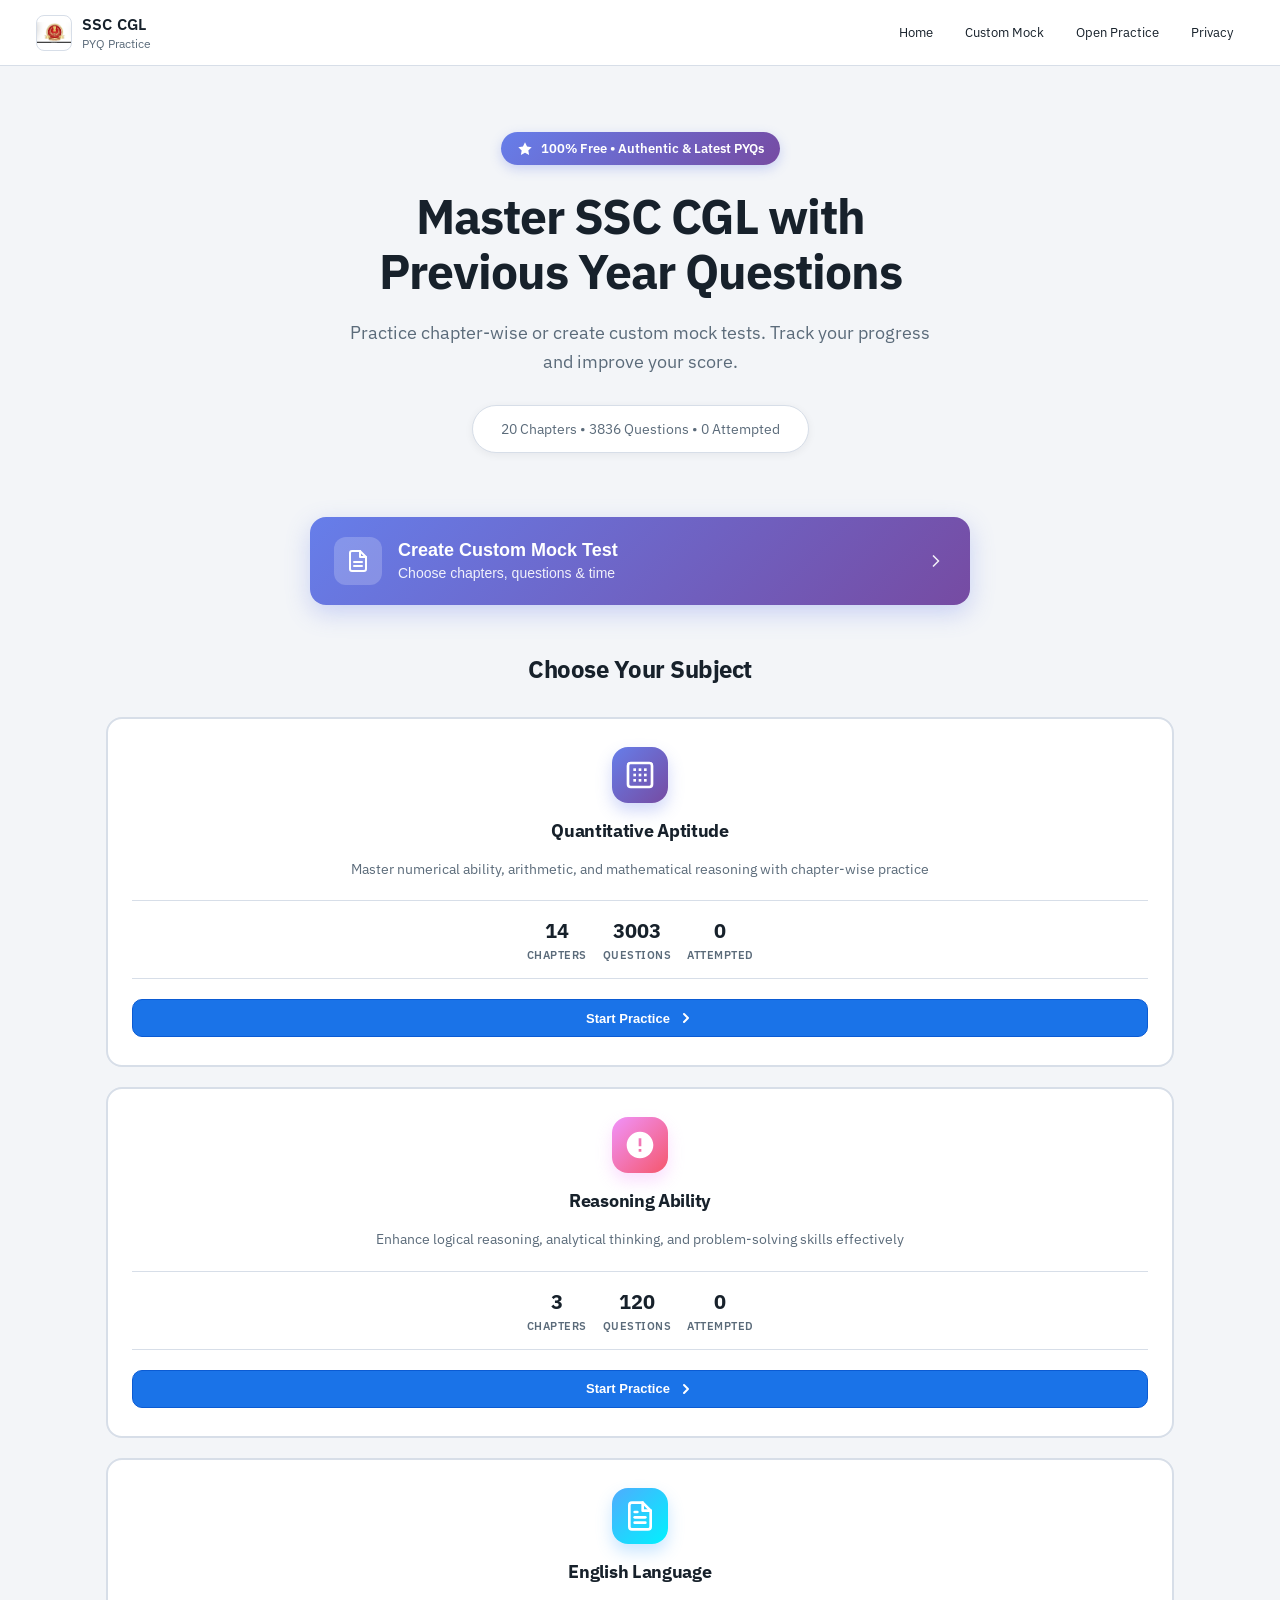
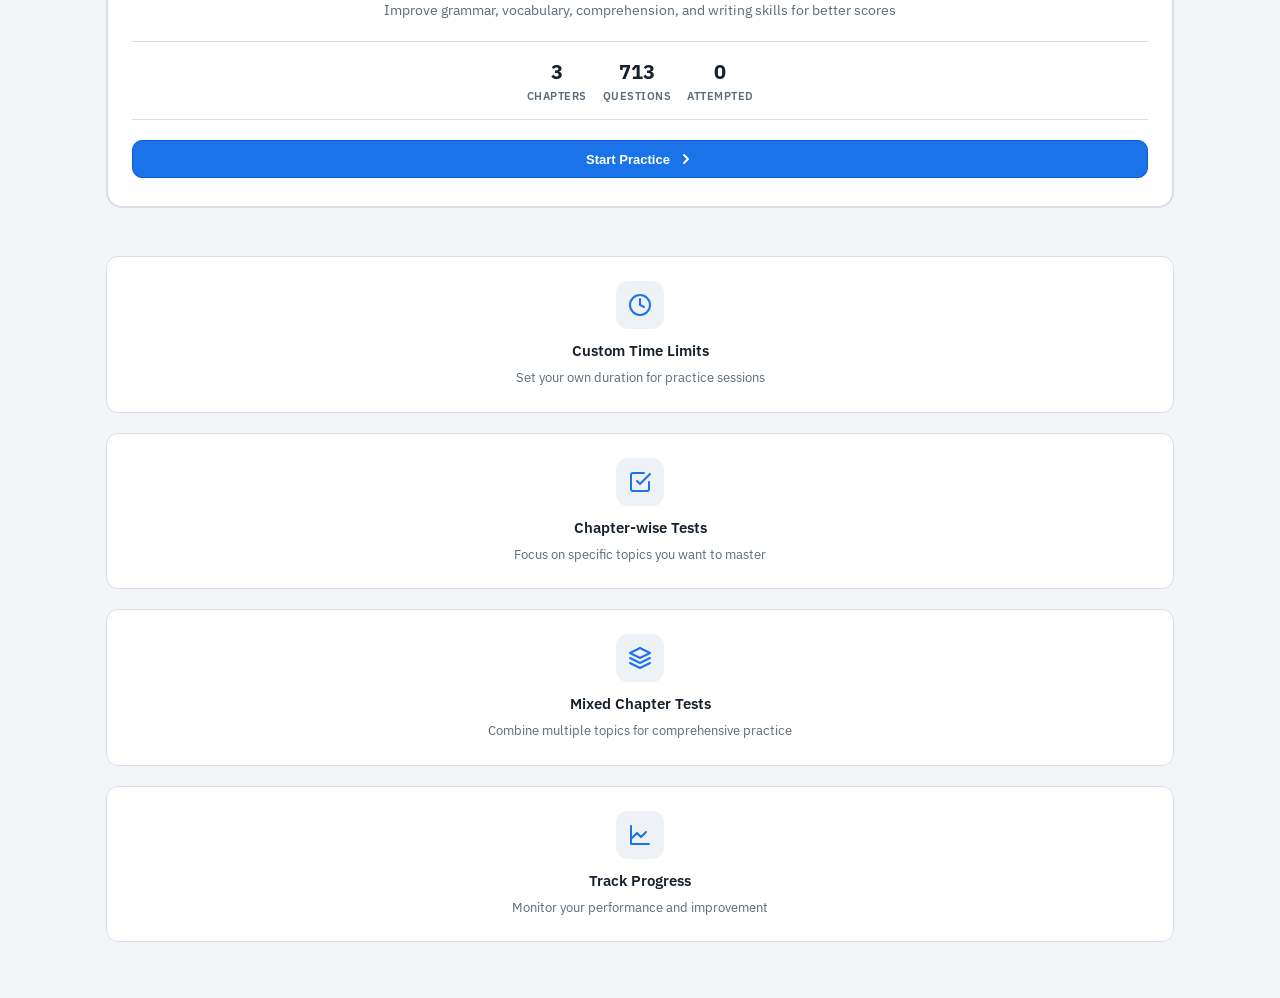
<file: index.html>
<!doctype html>
<html lang="en">
  <head>
    <meta charset="UTF-8" />
    <meta name="viewport" content="width=device-width, initial-scale=1.0, maximum-scale=5.0, user-scalable=yes" />
    
    <title>SSC CGL PYQs & Chapter Wise Mock Tests Practice</title>
    <meta name="title" content="SSC CGL PYQs & Chapter Wise Mock Tests Practice" />
    <meta name="description" content="Master your exam with free SSC CGL PYQs and chapter-wise mock tests. Customize your practice with mixed topics, set your own time limit, and improve your score today." />
    <meta name="robots" content="index, follow" />
    <meta name="author" content="SSC CGL Practice" />
    
    <meta property="og:type" content="website" />
    <meta property="og:url" content="https://yourwebsite.com/" />
    <meta property="og:title" content="SSC CGL PYQs & Chapter Wise Mock Tests" />
    <meta property="og:description" content="Design perfect practice sessions with authentic SSC Previous Year Questions. Set custom times, pick chapters, and track your accuracy." />
    <meta property="og:image" content="./assets/ssc_logo.jpg" />

    <meta property="twitter:card" content="summary_large_image" />
    <meta property="twitter:url" content="https://yourwebsite.com/" />
    <meta property="twitter:title" content="SSC CGL PYQs & Chapter Wise Mock Tests" />
    <meta property="twitter:description" content="Design perfect practice sessions with authentic SSC Previous Year Questions. Set custom times, pick chapters, and track your accuracy." />
    <meta property="twitter:image" content="./assets/ssc_logo.jpg" />

    <link rel="icon" type="image/jpeg" href="./assets/ssc_logo.jpg" />
    <link rel="apple-touch-icon" href="./assets/ssc_logo.jpg" />
    <link rel="manifest" href="./manifest.json" />
    <meta name="theme-color" content="#1e40af" />
    
    <link rel="preconnect" href="https://fonts.googleapis.com" />
    <link rel="preconnect" href="https://fonts.gstatic.com" crossorigin />
    <link href="https://fonts.googleapis.com/css2?family=IBM+Plex+Sans:wght@400;500;600&display=swap" rel="stylesheet" />
    <link rel="stylesheet" href="./styles.css" />

    <script type="application/ld+json">
    {
      "@context": "https://schema.org",
      "@type": "WebApplication",
      "name": "SSC CGL PYQ Practice App",
      "description": "Free platform to practice SSC CGL Previous Year Questions (PYQs) with custom chapter-wise mock tests and mixed topic quizzes.",
      "applicationCategory": "EducationalApplication",
      "operatingSystem": "All",
      "offers": {
        "@type": "Offer",
        "price": "0",
        "priceCurrency": "INR"
      },
      "keywords": "SSC PYQs, SSC chapter wise test, SSC CGL mock test, quantitative aptitude practice"
    }
    </script>
  </head>
  <body>
    <header class="topbar" role="banner">
      <div class="topbar__inner">
        <div class="topbar__brand">
          <img class="topbar__logo" src="./assets/ssc_logo.jpg" alt="SSC CGL logo" />
          <div class="topbar__brandText">
            <div class="topbar__title">SSC CGL</div>
            <div class="topbar__sub">PYQ Practice</div>
          </div>
        </div>
        <nav class="topnav" aria-label="Primary">
          <a class="topnav__link" href="#/home">Home</a>
          <a class="topnav__link" href="#/custom">Custom Mock</a>
          <a class="topnav__link" href="#/practice?chapter=percentage">Open Practice</a>
          <a class="topnav__link" href="./privacy-policy.html" target="_blank">Privacy</a>
        </nav>
      </div>
    </header>

    <main class="shell" id="app" role="main">
      <section class="view" data-view="home" aria-label="Home">
        <div class="home-hero">
          <div class="home-hero__badge">
            <svg width="16" height="16" viewBox="0 0 24 24" fill="none" xmlns="http://www.w3.org/2000/svg">
              <path d="M12 2L15.09 8.26L22 9.27L17 14.14L18.18 21.02L12 17.77L5.82 21.02L7 14.14L2 9.27L8.91 8.26L12 2Z" fill="currentColor"/>
            </svg>
            <span>100% Free • Authentic & Latest PYQs</span>
          </div>
          <h1 class="home-hero__title">Master SSC CGL with<br/>Previous Year Questions</h1>
          <p class="home-hero__desc">Practice chapter-wise or create custom mock tests. Track your progress and improve your score.</p>
          <div class="home-hero__stats" id="homeMeta"></div>
        </div>

        <div class="custom-mock-cta">
          <button class="btn-custom-mock" id="customMockBtn" type="button">
            <div class="btn-custom-mock__icon">
              <svg width="24" height="24" viewBox="0 0 24 24" fill="none" xmlns="http://www.w3.org/2000/svg">
                <path d="M14 2H6C4.9 2 4 2.9 4 4V20C4 21.1 4.89 22 5.99 22H18C19.1 22 20 21.1 20 20V8L14 2Z" stroke="currentColor" stroke-width="2" stroke-linecap="round" stroke-linejoin="round"/>
                <path d="M14 2V8H20" stroke="currentColor" stroke-width="2" stroke-linecap="round" stroke-linejoin="round"/>
                <path d="M16 13H8" stroke="currentColor" stroke-width="2" stroke-linecap="round" stroke-linejoin="round"/>
                <path d="M16 17H8" stroke="currentColor" stroke-width="2" stroke-linecap="round" stroke-linejoin="round"/>
              </svg>
            </div>
            <div class="btn-custom-mock__content">
              <div class="btn-custom-mock__title">Create Custom Mock Test</div>
              <div class="btn-custom-mock__desc">Choose chapters, questions & time</div>
            </div>
            <svg class="btn-custom-mock__arrow" width="20" height="20" viewBox="0 0 24 24" fill="none" xmlns="http://www.w3.org/2000/svg">
              <path d="M9 18l6-6-6-6" stroke="currentColor" stroke-width="2" stroke-linecap="round" stroke-linejoin="round"/>
            </svg>
          </button>
        </div>

        <div class="subjects-container">
          <h2 class="subjects-heading">Choose Your Subject</h2>
          <div class="subjects-grid">
            <div class="subject-card" data-subject="maths">
              <div class="subject-card__header">
                <div class="subject-card__icon subject-card__icon--blue">
                  <svg width="32" height="32" viewBox="0 0 24 24" fill="none" xmlns="http://www.w3.org/2000/svg">
                    <path d="M9 7H7V9H9V7Z" fill="currentColor"/>
                    <path d="M13 7H11V9H13V7Z" fill="currentColor"/>
                    <path d="M9 11H7V13H9V11Z" fill="currentColor"/>
                    <path d="M13 11H11V13H13V11Z" fill="currentColor"/>
                    <path d="M9 15H7V17H9V15Z" fill="currentColor"/>
                    <path d="M13 15H11V17H13V15Z" fill="currentColor"/>
                    <rect x="15" y="7" width="2" height="2" fill="currentColor"/>
                    <rect x="15" y="11" width="2" height="2" fill="currentColor"/>
                    <rect x="15" y="15" width="2" height="2" fill="currentColor"/>
                    <path d="M19 3H5C3.89543 3 3 3.89543 3 5V19C3 20.1046 3.89543 21 5 21H19C20.1046 21 21 20.1046 21 19V5C21 3.89543 20.1046 3 19 3Z" stroke="currentColor" stroke-width="2" stroke-linecap="round" stroke-linejoin="round"/>
                  </svg>
                </div>
                <h3 class="subject-card__title">Quantitative Aptitude</h3>
              </div>
              <p class="subject-card__desc">Master numerical ability, arithmetic, and mathematical reasoning with chapter-wise practice</p>
              <div class="subject-card__stats" id="mathsStats"></div>
              <button class="btn btn--primary subject-card__btn" type="button">
                <span>Start Practice</span>
                <svg width="16" height="16" viewBox="0 0 16 16" fill="none" xmlns="http://www.w3.org/2000/svg">
                  <path d="M6 4L10 8L6 12" stroke="currentColor" stroke-width="2" stroke-linecap="round" stroke-linejoin="round"/>
                </svg>
              </button>
            </div>

            <div class="subject-card" data-subject="reasoning">
              <div class="subject-card__header">
                <div class="subject-card__icon subject-card__icon--purple">
                  <svg width="32" height="32" viewBox="0 0 24 24" fill="none" xmlns="http://www.w3.org/2000/svg">
                    <path d="M12 2C6.48 2 2 6.48 2 12C2 17.52 6.48 22 12 22C17.52 22 22 17.52 22 12C22 6.48 17.52 2 12 2ZM13 17H11V15H13V17ZM13 13H11V7H13V13Z" fill="currentColor"/>
                  </svg>
                </div>
                <h3 class="subject-card__title">Reasoning Ability</h3>
              </div>
              <p class="subject-card__desc">Enhance logical reasoning, analytical thinking, and problem-solving skills effectively</p>
              <div class="subject-card__stats" id="reasoningStats"></div>
              <button class="btn btn--primary subject-card__btn" type="button">
                <span>Start Practice</span>
                <svg width="16" height="16" viewBox="0 0 16 16" fill="none" xmlns="http://www.w3.org/2000/svg">
                  <path d="M6 4L10 8L6 12" stroke="currentColor" stroke-width="2" stroke-linecap="round" stroke-linejoin="round"/>
                </svg>
              </button>
            </div>

            <div class="subject-card" data-subject="english">
              <div class="subject-card__header">
                <div class="subject-card__icon subject-card__icon--green">
                  <svg width="32" height="32" viewBox="0 0 24 24" fill="none" xmlns="http://www.w3.org/2000/svg">
                    <path d="M14 2H6C4.9 2 4 2.9 4 4V20C4 21.1 4.89 22 5.99 22H18C19.1 22 20 21.1 20 20V8L14 2Z" stroke="currentColor" stroke-width="2" stroke-linecap="round" stroke-linejoin="round"/>
                    <path d="M14 2V8H20" stroke="currentColor" stroke-width="2" stroke-linecap="round" stroke-linejoin="round"/>
                    <path d="M16 13H8" stroke="currentColor" stroke-width="2" stroke-linecap="round" stroke-linejoin="round"/>
                    <path d="M16 17H8" stroke="currentColor" stroke-width="2" stroke-linecap="round" stroke-linejoin="round"/>
                    <path d="M10 9H9H8" stroke="currentColor" stroke-width="2" stroke-linecap="round" stroke-linejoin="round"/>
                  </svg>
                </div>
                <h3 class="subject-card__title">English Language</h3>
              </div>
              <p class="subject-card__desc">Improve grammar, vocabulary, comprehension, and writing skills for better scores</p>
              <div class="subject-card__stats" id="englishStats"></div>
              <button class="btn btn--primary subject-card__btn" type="button">
                <span>Start Practice</span>
                <svg width="16" height="16" viewBox="0 0 16 16" fill="none" xmlns="http://www.w3.org/2000/svg">
                  <path d="M6 4L10 8L6 12" stroke="currentColor" stroke-width="2" stroke-linecap="round" stroke-linejoin="round"/>
                </svg>
              </button>
            </div>
          </div>
        </div>

        <div class="features-section">
          <div class="feature-card">
            <div class="feature-card__icon">
              <svg width="24" height="24" viewBox="0 0 24 24" fill="none" xmlns="http://www.w3.org/2000/svg">
                <circle cx="12" cy="12" r="10" stroke="currentColor" stroke-width="2"/>
                <path d="M12 6V12L16 14" stroke="currentColor" stroke-width="2" stroke-linecap="round"/>
              </svg>
            </div>
            <h4 class="feature-card__title">Custom Time Limits</h4>
            <p class="feature-card__desc">Set your own duration for practice sessions</p>
          </div>
          <div class="feature-card">
            <div class="feature-card__icon">
              <svg width="24" height="24" viewBox="0 0 24 24" fill="none" xmlns="http://www.w3.org/2000/svg">
                <path d="M9 11L12 14L22 4" stroke="currentColor" stroke-width="2" stroke-linecap="round" stroke-linejoin="round"/>
                <path d="M21 12V19C21 20.1046 20.1046 21 19 21H5C3.89543 21 3 20.1046 3 19V5C3 3.89543 3.89543 3 5 3H16" stroke="currentColor" stroke-width="2" stroke-linecap="round" stroke-linejoin="round"/>
              </svg>
            </div>
            <h4 class="feature-card__title">Chapter-wise Tests</h4>
            <p class="feature-card__desc">Focus on specific topics you want to master</p>
          </div>
          <div class="feature-card">
            <div class="feature-card__icon">
              <svg width="24" height="24" viewBox="0 0 24 24" fill="none" xmlns="http://www.w3.org/2000/svg">
                <path d="M12 2L2 7L12 12L22 7L12 2Z" stroke="currentColor" stroke-width="2" stroke-linecap="round" stroke-linejoin="round"/>
                <path d="M2 17L12 22L22 17" stroke="currentColor" stroke-width="2" stroke-linecap="round" stroke-linejoin="round"/>
                <path d="M2 12L12 17L22 12" stroke="currentColor" stroke-width="2" stroke-linecap="round" stroke-linejoin="round"/>
              </svg>
            </div>
            <h4 class="feature-card__title">Mixed Chapter Tests</h4>
            <p class="feature-card__desc">Combine multiple topics for comprehensive practice</p>
          </div>
          <div class="feature-card">
            <div class="feature-card__icon">
              <svg width="24" height="24" viewBox="0 0 24 24" fill="none" xmlns="http://www.w3.org/2000/svg">
                <path d="M3 3V21H21" stroke="currentColor" stroke-width="2" stroke-linecap="round" stroke-linejoin="round"/>
                <path d="M18 9L13 14L9 10L3 16" stroke="currentColor" stroke-width="2" stroke-linecap="round" stroke-linejoin="round"/>
              </svg>
            </div>
            <h4 class="feature-card__title">Track Progress</h4>
            <p class="feature-card__desc">Monitor your performance and improvement</p>
          </div>
        </div>
      </section>

      <!-- Subject Chapters View -->
      <section class="view" data-view="subject" aria-label="Subject Chapters" hidden>
        <div class="pagehead">
          <div class="crumbs">
            <a class="crumbs__link" href="#/home">Home</a>
            <span class="crumbs__sep" aria-hidden="true">/</span>
            <span class="crumbs__current" id="subjectTitle"></span>
          </div>
        </div>

        <div class="panel">
          <div class="panel__head">
            <div class="panel__title" id="subjectPanelTitle">Chapters</div>
            <div class="panel__meta" id="subjectMeta"></div>
          </div>
          <div class="chapters" id="chapterGrid"></div>
        </div>
      </section>

      <section class="view" data-view="custom" aria-label="Custom Mock" hidden>
        <div class="pagehead">
          <h2 class="pagehead__title">Build Custom SSC Mock Test</h2>
          <div class="pagehead__meta">Create a test by choosing chapters, question count, and time.</div>
        </div>

        <div class="panel">
          <div class="panel__head">
            <div class="panel__title">Mock Settings</div>
            <div class="panel__meta">Chapterwise or Mixed</div>
          </div>

          <div class="form" id="customForm">
            <div class="form__row">
              <div class="form__label">Mock type</div>
              <div class="form__controls">
                <label class="radio">
                  <input type="radio" name="mockType" value="chapter" checked />
                  <span>Chapterwise</span>
                </label>
                <label class="radio">
                  <input type="radio" name="mockType" value="mixed" />
                  <span>Mixed chapters</span>
                </label>
              </div>
            </div>

            <div class="form__row" id="chapterwiseRow">
              <div class="form__label">Chapter</div>
              <div class="form__controls">
                <select class="select" id="customChapterSelect" aria-label="Select Chapter"></select>
              </div>
            </div>

            <div class="form__row" id="mixedRow" hidden>
              <div class="form__label">Chapters</div>
              <div class="form__controls">
                <div class="checks" id="customChaptersChecks"></div>
                <div class="hint">Select 2+ chapters for mixed mocks.</div>
              </div>
            </div>

            <div class="form__grid">
              <div class="form__field">
                <label class="form__label2" for="customQCount">Number of questions</label>
                <input class="input" id="customQCount" type="number" min="1" step="1" value="25" />
              </div>
              <div class="form__field">
                <label class="form__label2" for="customMinutes">Time (minutes)</label>
                <input class="input" id="customMinutes" type="number" min="1" step="1" value="15" />
              </div>
            </div>

            <div class="form__actions">
              <a class="link" href="#/home">Back</a>
              <div class="grow"></div>
              <div class="muted" id="customMsg"></div>
              <button class="btn btn--primary" id="customStartBtn" type="button">Start Mock</button>
            </div>
          </div>
        </div>
      </section>

      <section class="view" data-view="practice" aria-label="Practice" hidden>
        <div class="exam">
          <div class="exam__bar">
            <div class="exam__barLeft">
              <a class="link" href="#/home">Home</a>
              <span class="sep" aria-hidden="true">/</span>
              <span class="mono" id="practiceChapterTitle"></span>
            </div>
            <div class="exam__barMid">
              <div class="mono" id="progressMeta"></div>
              <div class="pbar" aria-hidden="true">
                <div class="pbar__fill" id="progressFill"></div>
              </div>
            </div>
            <div class="exam__barRight">
              <div class="timer mono" id="qTimer"></div>
              <button class="btn btn--soft btn--xs" id="fsBtn" type="button">Full Screen</button>
            </div>
          </div>

          <div class="exam__main">
            <div class="workspace" role="group" aria-label="Question">
              
              <div class="qhead">
                <div class="qmeta mono" id="qMeta"></div>
                
                <button class="btn btn--xs btn--soft btn--zoom" id="zoomBtn" type="button" aria-label="Toggle Zoom">
                  <svg class="icon-zoom-in" width="14" height="14" viewBox="0 0 24 24" fill="none" stroke="currentColor" stroke-width="2" stroke-linecap="round" stroke-linejoin="round">
                    <circle cx="11" cy="11" r="8"></circle>
                    <line x1="21" y1="21" x2="16.65" y2="16.65"></line>
                    <line x1="11" y1="8" x2="11" y2="14"></line>
                    <line x1="8" y1="11" x2="14" y2="11"></line>
                  </svg>
                  <svg class="icon-zoom-out" width="14" height="14" viewBox="0 0 24 24" fill="none" stroke="currentColor" stroke-width="2" stroke-linecap="round" stroke-linejoin="round" style="display: none;">
                    <circle cx="11" cy="11" r="8"></circle>
                    <line x1="21" y1="21" x2="16.65" y2="16.65"></line>
                    <line x1="8" y1="11" x2="14" y2="11"></line>
                  </svg>
                  <span class="zoom-text">Zoom</span>
                </button>
              </div>
              
              <div class="qtext" id="qText"></div>
              <div class="opts" id="options"></div>
              <div class="feedback" id="feedback" aria-live="polite" hidden></div>
            </div>

            <aside class="palette" id="palettePanel">
              <div class="palette__head">
                <div class="palette__title">Question Palette</div>
              </div>
              <div class="legend">
            <div class="legend__item">
              <div class="dot"></div>
              <span>Not Visited</span>
            </div>
            <div class="legend__item">
              <div class="dot dot--na"></div>
              <span>Not Answered</span>
            </div>
            <div class="legend__item">
              <div class="dot dot--ans"></div>
              <span>Correct</span>
            </div>
            <div class="legend__item">
              <div class="dot dot--na"></div>
              <span>Wrong</span>
            </div>
            <div class="legend__item">
              <div class="dot dot--mr"></div>
              <span>Marked</span>
            </div>
          </div>
              <div class="palette__grid" id="paletteList"></div>
            </aside>
          </div>

          <div class="exam__footer" role="group" aria-label="Actions">
            <button class="btn btn--soft" id="prevBtn" type="button">Previous</button>
            <button class="btn btn--soft" id="clearBtn" type="button">Clear Response</button>
            <button class="btn btn--primary" id="nextBtn" type="button">Next</button>
            <button class="btn btn--danger" id="finishBtn" type="button">Submit Test</button>
          </div>
        </div>
      </section>

      <section class="view" data-view="results" aria-label="Results" hidden>
        <div class="results-container">
          <div class="results-header">
            <div class="results-header__left">
              <a class="results-back-link" href="#/home">
                <svg width="20" height="20" viewBox="0 0 24 24" fill="none" xmlns="http://www.w3.org/2000/svg">
                  <path d="M19 12H5M5 12L12 19M5 12L12 5" stroke="currentColor" stroke-width="2" stroke-linecap="round" stroke-linejoin="round"/>
                </svg>
                <span>Back to Home</span>
              </a>
              <h2 class="results-title" id="resultsChapterTitle"></h2>
            </div>
            <div class="results-header__actions">
              <button class="btn btn--secondary" id="reviewBtn" type="button">
                <svg width="16" height="16" viewBox="0 0 24 24" fill="none" xmlns="http://www.w3.org/2000/svg">
                  <path d="M1 12s4-8 11-8 11 8 11 8-4 8-11 8-11-8-11-8z" stroke="currentColor" stroke-width="2" stroke-linecap="round" stroke-linejoin="round"/>
                  <circle cx="12" cy="12" r="3" stroke="currentColor" stroke-width="2" stroke-linecap="round" stroke-linejoin="round"/>
                </svg>
                Review Answers
              </button>
              <button class="btn btn--primary" id="retryWrongBtn" type="button">
                <svg width="16" height="16" viewBox="0 0 24 24" fill="none" xmlns="http://www.w3.org/2000/svg">
                  <path d="M21 2v6h-6M3 22v-6h6M21 8l-5 5M8 11l-5 5M9 3a9 9 0 0 1 12 12M3 12a9 9 0 0 1 12-9" stroke="currentColor" stroke-width="2" stroke-linecap="round" stroke-linejoin="round"/>
                </svg>
                Retry Wrong
              </button>
            </div>
          </div>

          <div class="results-stats">
            <div class="stat-card stat-card--primary">
              <div class="stat-card__icon">
                <svg width="32" height="32" viewBox="0 0 24 24" fill="none" xmlns="http://www.w3.org/2000/svg">
                  <path d="M22 11.08V12a10 10 0 1 1-5.93-9.14" stroke="currentColor" stroke-width="2" stroke-linecap="round" stroke-linejoin="round"/>
                  <path d="M22 4L12 14.01l-3-3" stroke="currentColor" stroke-width="2" stroke-linecap="round" stroke-linejoin="round"/>
                </svg>
              </div>
              <div class="stat-card__content">
                <div class="stat-card__label">Score</div>
                <div class="stat-card__value" id="scoreValue"></div>
                <div class="stat-card__sub" id="scoreSub"></div>
              </div>
            </div>

            <div class="stat-card">
              <div class="stat-card__icon stat-card__icon--accuracy">
                <svg width="28" height="28" viewBox="0 0 24 24" fill="none" xmlns="http://www.w3.org/2000/svg">
                  <path d="M12 2L2 7l10 5 10-5-10-5zM2 17l10 5 10-5M2 12l10 5 10-5" stroke="currentColor" stroke-width="2" stroke-linecap="round" stroke-linejoin="round"/>
                </svg>
              </div>
              <div class="stat-card__content">
                <div class="stat-card__label">Accuracy</div>
                <div class="stat-card__value" id="accValue"></div>
              </div>
            </div>

            <div class="stat-card">
              <div class="stat-card__icon stat-card__icon--time">
                <svg width="28" height="28" viewBox="0 0 24 24" fill="none" xmlns="http://www.w3.org/2000/svg">
                  <circle cx="12" cy="12" r="10" stroke="currentColor" stroke-width="2"/>
                  <path d="M12 6v6l4 2" stroke="currentColor" stroke-width="2" stroke-linecap="round"/>
                </svg>
              </div>
              <div class="stat-card__content">
                <div class="stat-card__label">Time Taken</div>
                <div class="stat-card__value" id="timeValue"></div>
              </div>
            </div>

            <div class="stat-card">
              <div class="stat-card__icon stat-card__icon--attempted">
                <svg width="28" height="28" viewBox="0 0 24 24" fill="none" xmlns="http://www.w3.org/2000/svg">
                  <path d="M9 11l3 3L22 4" stroke="currentColor" stroke-width="2" stroke-linecap="round" stroke-linejoin="round"/>
                  <path d="M21 12v7a2 2 0 0 1-2 2H5a2 2 0 0 1-2-2V5a2 2 0 0 1 2-2h11" stroke="currentColor" stroke-width="2" stroke-linecap="round" stroke-linejoin="round"/>
                </svg>
              </div>
              <div class="stat-card__content">
                <div class="stat-card__label">Attempted</div>
                <div class="stat-card__value" id="attemptedValue"></div>
              </div>
            </div>
          </div>

          <div class="results-breakdown">
            <div class="breakdown-header">
              <h3 class="breakdown-title">
                <svg width="20" height="20" viewBox="0 0 24 24" fill="none" xmlns="http://www.w3.org/2000/svg">
                  <path d="M9 5H7a2 2 0 0 0-2 2v12a2 2 0 0 0 2 2h10a2 2 0 0 0 2-2V7a2 2 0 0 0-2-2h-2M9 5a2 2 0 0 0 2 2h2a2 2 0 0 0 2-2M9 5a2 2 0 0 1 2-2h2a2 2 0 0 1 2 2" stroke="currentColor" stroke-width="2" stroke-linecap="round" stroke-linejoin="round"/>
                </svg>
                Question Analysis
              </h3>
              <div class="breakdown-meta" id="reviewMeta">Click any card to review that question</div>
            </div>

            <div class="question-grid" id="reviewList"></div>
          </div>
        </div>
      </section>
    </main>

    <noscript>
      <div style="padding: 20px;">
        <h2>SSC CGL Chapter-wise Practice Questions (PYQs)</h2>
        <p>Please enable JavaScript to use our interactive mock test builder and practice previous year questions for chapters including:</p>
        <ul>
          <li>Percentage</li>
          <li>Ratio and Proportion</li>
          <li>Mixture and Alligation</li>
          <li>Profit and Loss</li>
          <li>Discount</li>
          <li>Simple Interest & Compound Interest</li>
          <li>Installment</li>
          <li>Average</li>
          <li>Boat and Stream</li>
          <li>Time, Speed and Distance</li>
          <li>Pipe and Cistern</li>
          <li>Time and Work</li>
          <li>Partnership</li>
        </ul>
      </div>
    </noscript>

    <script src="./chapters/percentage.js"></script>
    <script src="./chapters/RatioProportion.js"></script>
    <script src="./chapters/Mixture-Alligation.js"></script>
    <script src="./chapters/Profit-Loss.js"></script>
    <script src="./chapters/Discount.js"></script>
    <script src="./chapters/Simple-Interest.js"></script>
    <script src="./chapters/Compound-Interest.js"></script>
    <script src="./chapters/Installment.js"></script>
    <script src="./chapters/Average.js"></script>
    <script src="./chapters/Boat-and-Stream.js"></script>
    <script src="./chapters/Time-Speed-Distance.js"></script>
    <script src="./chapters/Pipe-and-cistern.js"></script>
    <script src="./chapters/Time-and-work.js"></script>
    <script src="./chapters/Partnership.js"></script>
    
    <!-- Reasoning Chapters -->
    <script src="./chapters/Analogy.js"></script>
    <script src="./chapters/Blood-Relations.js"></script>
    <script src="./chapters/Coding-Decoding.js"></script>
    
    <!-- English Chapters -->
    <script src="./chapters/Grammar.js"></script>
    <script src="./chapters/Vocabulary.js"></script>
    <script src="./chapters/Comprehension.js"></script>
    
    <script src="./app.js"></script>
  </body>
</html>
</file>
<file: styles.css>
:root {
  --bg: #f3f5f8;
  --panel: #ffffff;
  --text: #17212b;
  --muted: #5b6b7a;
  --border: #d7dee8;
  --shadow: 0 1px 2px rgba(16, 24, 40, 0.06);
  --radius: 12px;
  --radius2: 10px;
  --accent: #1a73e8;
  --accent2: #0b5bd3;
  --danger: #d93025;
  --soft: #eef2f7;
  --good: #1e8e3e;
  --warn: #b06000;
  --mark: #6f42c1;
  --sans: "IBM Plex Sans", ui-sans-serif, system-ui, -apple-system, Segoe UI, sans-serif;
  --max: 1240px;
}

* {
  box-sizing: border-box;
}

html,
body {
  height: 100%;
}

body {
  margin: 0;
  font-family: var(--sans);
  background: var(--bg);
  color: var(--text);
  -webkit-font-smoothing: antialiased;
  -moz-osx-font-smoothing: grayscale;
  -webkit-tap-highlight-color: transparent;
}

.mono {
  font-variant-numeric: tabular-nums;
}

.topbar {
  position: sticky;
  top: 0;
  z-index: 30;
  background: var(--panel);
  border-bottom: 1px solid var(--border);
}

.topbar__inner {
  max-width: var(--max);
  margin: 0 auto;
  padding: 14px 16px;
  display: flex;
  align-items: center;
  justify-content: space-between;
  gap: 12px;
}

.topbar__brand {
  display: flex;
  align-items: center;
  gap: 10px;
  min-width: 0;
}

.topbar__brandText {
  min-width: 0;
}

.topbar__logo {
  width: 36px;
  height: 36px;
  object-fit: contain;
  border-radius: 8px;
  border: 1px solid var(--border);
  background: #fff;
  flex: 0 0 auto;
}

.topbar__title {
  font-weight: 600;
  letter-spacing: 0.2px;
}

.topbar__sub {
  margin-top: 2px;
  font-size: 12px;
  color: var(--muted);
}

.topnav {
  display: flex;
  gap: 10px;
}

.topnav__link {
  text-decoration: none;
  color: var(--text);
  font-size: 13px;
  padding: 8px 10px;
  border-radius: 10px;
  border: 1px solid transparent;
}

.topnav__link:hover {
  border-color: var(--border);
  background: var(--soft);
}

@media (max-width: 640px) {
  .topbar {
    display: none;
  }
  
  .shell {
    padding: 0;
  }
}

.shell {
  max-width: var(--max);
  margin: 0 auto;
  padding: 18px 16px 24px;
}

/* Home Hero Section */
.home-hero {
  text-align: center;
  max-width: 800px;
  margin: 0 auto 64px;
  padding: 48px 20px 0;
}

.home-hero__badge {
  display: inline-flex;
  align-items: center;
  gap: 8px;
  background: linear-gradient(135deg, #667eea 0%, #764ba2 100%);
  color: white;
  border-radius: 999px;
  padding: 8px 16px;
  font-size: 13px;
  font-weight: 600;
  margin-bottom: 24px;
  box-shadow: 0 4px 12px rgba(102, 126, 234, 0.3);
}

.home-hero__badge svg {
  width: 16px;
  height: 16px;
}

.home-hero__title {
  margin: 0 0 20px;
  font-size: 48px;
  font-weight: 700;
  color: var(--text);
  line-height: 1.15;
  letter-spacing: -1px;
}

.home-hero__desc {
  margin: 0 0 28px;
  font-size: 18px;
  line-height: 1.6;
  color: var(--muted);
  max-width: 600px;
  margin-left: auto;
  margin-right: auto;
}

.home-hero__stats {
  display: inline-flex;
  align-items: center;
  gap: 24px;
  padding: 14px 28px;
  background: var(--panel);
  border: 1px solid var(--border);
  border-radius: 999px;
  font-size: 14px;
  color: var(--muted);
  box-shadow: 0 2px 8px rgba(16, 24, 40, 0.06);
}

/* Custom Mock CTA Button */
.custom-mock-cta {
  max-width: 700px;
  margin: 0 auto 48px;
  padding: 0 20px;
}

.btn-custom-mock {
  width: 100%;
  display: flex;
  align-items: center;
  gap: 16px;
  background: linear-gradient(135deg, #667eea 0%, #764ba2 100%);
  border: none;
  border-radius: 16px;
  padding: 20px 24px;
  cursor: pointer;
  transition: all 0.3s ease;
  box-shadow: 0 8px 24px rgba(102, 126, 234, 0.3);
}

.btn-custom-mock:hover {
  transform: translateY(-2px);
  box-shadow: 0 12px 32px rgba(102, 126, 234, 0.4);
}

.btn-custom-mock:active {
  transform: translateY(0);
}

.btn-custom-mock__icon {
  flex-shrink: 0;
  width: 48px;
  height: 48px;
  background: rgba(255, 255, 255, 0.2);
  border-radius: 12px;
  display: flex;
  align-items: center;
  justify-content: center;
  color: white;
}

.btn-custom-mock__content {
  flex: 1;
  text-align: left;
}

.btn-custom-mock__title {
  font-size: 18px;
  font-weight: 700;
  color: white;
  margin-bottom: 4px;
}

.btn-custom-mock__desc {
  font-size: 14px;
  color: rgba(255, 255, 255, 0.9);
}

.btn-custom-mock__arrow {
  flex-shrink: 0;
  color: white;
  opacity: 0.9;
}

/* Subjects Section */
.subjects-container {
  margin-bottom: 64px;
}

.subjects-heading {
  text-align: center;
  font-size: 28px;
  font-weight: 700;
  color: var(--text);
  margin: 0 0 32px;
  letter-spacing: -0.5px;
}

.subjects-grid {
  display: grid;
  grid-template-columns: repeat(3, 1fr);
  gap: 24px;
  max-width: 1100px;
  margin: 0 auto;
}

.subject-card {
  background: var(--panel);
  border: 2px solid var(--border);
  border-radius: 16px;
  padding: 32px 28px;
  transition: all 0.3s cubic-bezier(0.4, 0, 0.2, 1);
  display: flex;
  flex-direction: column;
  position: relative;
  overflow: hidden;
}

.subject-card::before {
  content: '';
  position: absolute;
  top: 0;
  left: 0;
  right: 0;
  height: 4px;
  background: linear-gradient(90deg, #667eea 0%, #764ba2 100%);
  opacity: 0;
  transition: opacity 0.3s ease;
}

.subject-card:hover {
  transform: translateY(-8px);
  box-shadow: 0 20px 40px rgba(16, 24, 40, 0.12);
  border-color: rgba(102, 126, 234, 0.3);
}

.subject-card:hover::before {
  opacity: 1;
}

.subject-card__header {
  display: flex;
  flex-direction: column;
  align-items: center;
  gap: 16px;
  margin-bottom: 16px;
}

.subject-card__icon {
  width: 64px;
  height: 64px;
  border-radius: 16px;
  display: flex;
  align-items: center;
  justify-content: center;
  transition: transform 0.3s ease;
}

.subject-card:hover .subject-card__icon {
  transform: scale(1.1);
}

.subject-card__icon--blue {
  background: linear-gradient(135deg, #667eea 0%, #764ba2 100%);
  color: white;
  box-shadow: 0 8px 16px rgba(102, 126, 234, 0.3);
}

.subject-card__icon--purple {
  background: linear-gradient(135deg, #f093fb 0%, #f5576c 100%);
  color: white;
  box-shadow: 0 8px 16px rgba(240, 147, 251, 0.3);
}

.subject-card__icon--green {
  background: linear-gradient(135deg, #4facfe 0%, #00f2fe 100%);
  color: white;
  box-shadow: 0 8px 16px rgba(79, 172, 254, 0.3);
}

.subject-card__title {
  margin: 0;
  font-size: 20px;
  font-weight: 700;
  color: var(--text);
  text-align: center;
  letter-spacing: -0.3px;
}

.subject-card__desc {
  margin: 0 0 20px;
  font-size: 14px;
  line-height: 1.6;
  color: var(--muted);
  text-align: center;
  flex: 1;
}

.subject-card__stats {
  display: flex;
  justify-content: center;
  gap: 20px;
  padding: 16px 0;
  margin-bottom: 20px;
  border-top: 1px solid var(--border);
  border-bottom: 1px solid var(--border);
}

.subject-card__stat {
  display: flex;
  flex-direction: column;
  align-items: center;
  gap: 4px;
}

.subject-card__stat-value {
  font-size: 24px;
  font-weight: 700;
  color: var(--text);
}

.subject-card__stat-label {
  font-size: 11px;
  color: var(--muted);
  text-transform: uppercase;
  letter-spacing: 0.5px;
  font-weight: 600;
}

.subject-card__btn {
  width: 100%;
  display: inline-flex;
  align-items: center;
  justify-content: center;
  gap: 8px;
  padding: 12px 20px;
  font-size: 14px;
  font-weight: 600;
}

/* Features Section */
.features-section {
  display: grid;
  grid-template-columns: repeat(4, 1fr);
  gap: 20px;
  max-width: 1100px;
  margin: 0 auto 48px;
}

.feature-card {
  background: var(--panel);
  border: 1px solid var(--border);
  border-radius: 12px;
  padding: 24px 20px;
  text-align: center;
  transition: all 0.3s ease;
}

.feature-card:hover {
  transform: translateY(-4px);
  box-shadow: 0 8px 20px rgba(16, 24, 40, 0.08);
  border-color: rgba(102, 126, 234, 0.3);
}

.feature-card__icon {
  width: 48px;
  height: 48px;
  margin: 0 auto 12px;
  background: var(--soft);
  border-radius: 12px;
  display: flex;
  align-items: center;
  justify-content: center;
  color: var(--accent);
}

.feature-card__title {
  margin: 0 0 8px;
  font-size: 15px;
  font-weight: 600;
  color: var(--text);
}

.feature-card__desc {
  margin: 0;
  font-size: 13px;
  line-height: 1.5;
  color: var(--muted);
}

/* Responsive Design */
@media (max-width: 980px) {
  .home-hero__title {
    font-size: 40px;
  }

  .subjects-grid {
    grid-template-columns: repeat(2, 1fr);
  }

  .features-section {
    grid-template-columns: repeat(2, 1fr);
  }
}

@media (max-width: 640px) {
  .home-hero {
    padding: 32px 16px 0;
    margin-bottom: 48px;
  }

  .home-hero__title {
    font-size: 32px;
  }

  .home-hero__desc {
    font-size: 16px;
  }

  .home-hero__stats {
    flex-direction: column;
    gap: 8px;
  }
  
  .custom-mock-cta {
    margin-bottom: 32px;
  }
  
  .btn-custom-mock {
    padding: 16px 20px;
    gap: 12px;
  }
  
  .btn-custom-mock__icon {
    width: 40px;
    height: 40px;
  }
  
  .btn-custom-mock__title {
    font-size: 16px;
  }
  
  .btn-custom-mock__desc {
    font-size: 13px;
  }
    padding: 12px 20px;
  }

  .subjects-heading {
    font-size: 24px;
  }

  .subjects-grid {
    grid-template-columns: 1fr;
    gap: 20px;
  }
  
  .subject-card {
    padding: 28px 24px;
  }

  .subject-card__icon {
    width: 56px;
    height: 56px;
  }

  .subject-card__title {
    font-size: 18px;
  }

  .subject-card__stats {
    gap: 16px;
  }

  .subject-card__stat-value {
    font-size: 20px;
  }

  .features-section {
    grid-template-columns: 1fr;
    padding: 0 16px;
    margin-bottom: 32px;
  }
  
  .subjects-grid {
    padding: 0 16px;
  }
  
  .subjects-container {
    margin-bottom: 48px;
  }
}

/* Breadcrumbs */
.crumbs {
  display: flex;
  align-items: center;
  gap: 8px;
  color: var(--muted);
  font-size: 13px;
}

.crumbs__link {
  text-decoration: none;
  color: var(--accent);
  font-weight: 600;
}

.crumbs__link:hover {
  text-decoration: underline;
}

.crumbs__sep {
  color: var(--muted);
}

.crumbs__current {
  color: var(--text);
  font-weight: 600;
}

.pagehead {
  display: flex;
  align-items: baseline;
  justify-content: space-between;
  gap: 12px;
  flex-wrap: wrap;
  margin-bottom: 14px;
}

.pagehead__title {
  margin: 0;
  font-size: 22px;
  font-weight: 600;
}

.pagehead__meta {
  font-size: 13px;
  color: var(--muted);
}

.panel {
  border-radius: var(--radius);
  background: var(--panel);
  border: 1px solid var(--border);
  box-shadow: var(--shadow);
  overflow: hidden;
}

.panel__head {
  padding: 14px 14px;
  border-bottom: 1px solid var(--border);
  display: flex;
  align-items: baseline;
  justify-content: space-between;
  gap: 12px;
}

.panel__title {
  font-weight: 600;
  font-size: 14px;
}

.panel__meta {
  color: var(--muted);
  font-size: 12.5px;
}

.form {
  padding: 14px;
  display: grid;
  gap: 14px;
}

.form__row {
  display: grid;
  grid-template-columns: 140px 1fr;
  gap: 12px;
  align-items: start;
}

.form__label {
  font-weight: 600;
  font-size: 13px;
  color: var(--text);
  padding-top: 6px;
}

.form__label2 {
  display: block;
  font-weight: 600;
  font-size: 13px;
  margin-bottom: 6px;
}

.form__controls {
  display: grid;
  gap: 10px;
}

.radio {
  display: inline-flex;
  align-items: center;
  gap: 8px;
  font-size: 13px;
  color: var(--text);
  margin-right: 12px;
}

.input,
.select {
  width: 100%;
  border: 1px solid var(--border);
  border-radius: 10px;
  padding: 10px 12px;
  font-size: 13px;
  background: #fff;
}

.checks {
  display: grid;
  grid-template-columns: repeat(2, minmax(0, 1fr));
  gap: 8px 12px;
}

.check {
  display: flex;
  align-items: center;
  gap: 8px;
  font-size: 13px;
}

.hint {
  font-size: 12px;
  color: var(--muted);
}

.muted {
  font-size: 12.5px;
  color: var(--muted);
}

.grow {
  flex: 1;
}

.form__grid {
  display: grid;
  grid-template-columns: repeat(2, minmax(0, 1fr));
  gap: 12px;
}

.form__field {
  min-width: 0;
}

.form__actions {
  display: flex;
  align-items: center;
  gap: 12px;
  padding-top: 4px;
}

.chapters {
  padding: 14px;
  display: grid;
  grid-template-columns: repeat(12, 1fr);
  gap: 12px;
}

.card {
  grid-column: span 6;
  border-radius: var(--radius);
  border: 1px solid var(--border);
  background: #fff;
  padding: 14px;
  display: grid;
  gap: 10px;
}

.card__glow {
  display: none;
}

.card__title {
  margin: 0;
  font-weight: 600;
  font-size: 15px;
}

.card__desc {
  margin: 0;
  color: var(--muted);
  font-size: 13px;
  line-height: 1.4;
}

.card__row {
  display: flex;
  align-items: center;
  justify-content: space-between;
  gap: 10px;
  flex-wrap: wrap;
}

.badge {
  border: 1px solid var(--border);
  background: var(--soft);
  border-radius: 999px;
  padding: 6px 10px;
  font-size: 12px;
  color: var(--muted);
}

.badge strong {
  color: var(--text);
}

.btn {
  appearance: none;
  border: 1px solid transparent;
  border-radius: 10px;
  padding: 10px 12px;
  font-size: 13px;
  font-weight: 600;
  cursor: pointer;
  user-select: none;
}

.btn:active {
  transform: translateY(1px);
}

.btn--primary {
  background: var(--accent);
  color: #fff;
  border-color: var(--accent2);
}

.btn--primary:hover {
  background: var(--accent2);
}

.btn--soft {
  background: var(--soft);
  color: var(--text);
  border-color: var(--border);
}

.btn--soft:hover {
  background: #e7eef7;
}

.btn--xs {
  padding: 7px 10px;
  font-size: 12px;
  border-radius: 999px;
  display: inline-flex;
  align-items: center;
  justify-content: center;
  gap: 4px;
}

.btn--xs svg {
  flex-shrink: 0;
}

.btn--danger {
  background: #fff;
  color: var(--danger);
  border-color: rgba(217, 48, 37, 0.35);
}

.btn--danger:hover {
  background: rgba(217, 48, 37, 0.06);
}

.btn--ghost {
  background: #fff;
  color: var(--text);
  border-color: var(--border);
}

.btn--ghost:hover {
  background: var(--soft);
}

.btn--zoom.is-active .icon-zoom-in {
  display: none;
}

.btn--zoom.is-active .icon-zoom-out {
  display: block !important;
}

.link {
  text-decoration: none;
  color: var(--accent);
  font-weight: 600;
  font-size: 13px;
}

.sep {
  color: var(--muted);
}

.exam {
  display: flex;
  flex-direction: column;
  gap: 12px;
  min-height: calc(100vh - 72px);
}

.exam__bar {
  background: var(--panel);
  border: 1px solid var(--border);
  border-radius: var(--radius);
  box-shadow: var(--shadow);
  padding: 10px 12px;
  display: grid;
  grid-template-columns: 1fr 1.2fr 1fr;
  gap: 12px;
  align-items: center;
}

.exam__barLeft,
.exam__barMid,
.exam__barRight {
  display: flex;
  align-items: center;
  gap: 10px;
}

.exam-mode-badge {
  background: linear-gradient(135deg, #667eea 0%, #764ba2 100%);
  color: white;
  font-size: 11px;
  padding: 4px 10px;
  border-radius: 6px;
  font-weight: 600;
  letter-spacing: 0.3px;
  box-shadow: 0 2px 8px rgba(102, 126, 234, 0.3);
}

.exam__barMid {
  justify-content: center;
  flex-direction: column;
  align-items: stretch;
  gap: 6px;
}

.exam__barRight {
  justify-content: flex-end;
}

.timer {
  padding: 6px 10px;
  border: 1px solid var(--border);
  border-radius: 999px;
  background: var(--soft);
  font-size: 12.5px;
  color: var(--text);
}

.pbar {
  height: 8px;
  border-radius: 999px;
  background: #e8edf5;
  border: 1px solid var(--border);
  overflow: hidden;
}

.pbar__fill {
  height: 100%;
  width: 0%;
  background: var(--accent);
  transition: width 160ms ease;
}

.exam__main {
  display: grid;
  grid-template-columns: 1fr 280px;
  gap: 12px;
  align-items: start;
  flex: 1;
}

@media (max-width: 768px) {
  .exam__main {
    grid-template-columns: 1fr 240px;
  }
}

@media (max-width: 640px) {
  .exam__main {
    grid-template-columns: 1fr;
    gap: 0;
  }
  
  .palette {
    position: fixed;
    bottom: 0;
    left: 0;
    right: 0;
    max-height: 40vh;
    border-radius: 16px 16px 0 0;
    z-index: 40;
    box-shadow: 0 -4px 20px rgba(16, 24, 40, 0.15);
    transition: transform 0.3s ease;
  }
  
  .palette.is-collapsed {
    transform: translateY(calc(100% - 42px));
  }
  
  .palette.is-collapsed .palette__grid,
  .palette.is-collapsed .legend {
    display: none;
  }
  
  .workspace {
    margin-bottom: 8px;
    border-radius: var(--radius) var(--radius) 0 0;
  }
  
  .exam__footer {
    position: fixed;
    bottom: 0;
    left: 0;
    right: 0;
    margin: 0;
    border-radius: 0;
    z-index: 50;
    padding: 10px 12px;
    gap: 8px;
    border-top: 2px solid var(--border);
  }
  
  .exam__footer .btn {
    flex: 1;
    padding: 10px 8px;
    font-size: 12px;
  }
  
  .exam__footer #clearBtn {
    display: none;
  }
  
  .exam__footer #finishBtn {
    flex: 0 0 auto;
    min-width: 90px;
  }
  
  .exam {
    padding-bottom: 120px;
  }
}

@media (max-width: 520px) {
  .exam__bar {
    grid-template-columns: 1fr;
    padding: 10px;
    gap: 8px;
  }
  
  .exam__barLeft,
  .exam__barMid,
  .exam__barRight {
    justify-content: center;
  }
  
  .exam__barRight {
    flex-wrap: wrap;
  }
  
  .timer {
    font-size: 11px;
    padding: 5px 8px;
  }
  
  .workspace {
    padding: 12px;
  }
  
  .qhead {
    flex-direction: column;
    align-items: flex-start;
    gap: 10px;
  }
  
  .qmeta {
    font-size: 11px;
    flex-wrap: wrap;
  }
  
  .qmeta button {
    padding: 6px 10px !important;
    font-size: 11px !important;
  }
  
  .btn--zoom {
    min-width: 70px;
  }
  
  .qtext {
    font-size: 14px;
    line-height: 1.6;
  }
  
  .qtext.is-zoomed {
    font-size: 18px;
  }
  
  .opt {
    padding: 12px 10px;
    gap: 10px;
    min-height: 48px;
  }
  
  .opt__radio {
    width: 18px;
    height: 18px;
    margin-top: 1px;
    flex-shrink: 0;
  }
  
  .opt__text {
    font-size: 13px;
    line-height: 1.5;
  }
  
  .feedback {
    font-size: 12px;
    margin-top: 14px;
  }
  
  .feedback__result {
    padding: 10px 12px;
    font-size: 12px;
  }
  
  .feedback__solution {
    padding: 12px;
  }
  
  .feedback__solution-title {
    font-size: 12px;
  }
  
  .feedback__solution-text {
    font-size: 12px;
    padding: 10px;
    line-height: 1.7;
  }
  
  .palette__head {
    padding: 12px;
    cursor: pointer;
    user-select: none;
    display: flex;
    align-items: center;
    justify-content: space-between;
  }
  
  .palette__head::after {
    content: '▼';
    font-size: 12px;
    color: var(--muted);
    transition: transform 0.3s ease;
  }
  
  .palette.is-collapsed .palette__head::after {
    transform: rotate(180deg);
  }
  
  .palette__title {
    font-size: 13px;
  }
  
  .palette__grid {
    grid-template-columns: repeat(5, minmax(0, 1fr));
    gap: 8px;
    padding: 12px;
    max-height: 25vh;
  }
  
  .legend {
    font-size: 10px;
    padding: 8px 10px;
    gap: 6px;
  }
  
  .pbtn {
    padding: 10px 0;
    font-size: 12px;
    min-height: 40px;
    border-radius: 8px;
  }
  
  .review {
    grid-template-columns: repeat(1, 1fr);
  }
  
  .chip {
    grid-column: span 12;
    padding: 14px;
  }
  
  .exam__footer .btn {
    min-height: 44px;
  }
}

.workspace {
  background: var(--panel);
  border: 1px solid var(--border);
  border-radius: var(--radius);
  box-shadow: var(--shadow);
  padding: 14px;
}

/* Updated qhead & qmeta Layout */
.qhead {
  display: flex;
  align-items: center;
  justify-content: space-between;
  gap: 15px;
  flex-wrap: wrap;
  margin-bottom: 15px;
}

.qmeta {
  display: flex; 
  align-items: center; 
  gap: 10px;
  flex-wrap: wrap;
  font-size: 12.5px;
  color: var(--muted);
}

.qmeta button {
  flex-shrink: 0;
  margin-left: 10px;
}

.qtext {
  font-size: 15px;
  line-height: 1.6;
  color: var(--text);
  transition: font-size 0.2s ease, line-height 0.2s ease;
}

.qtext.is-zoomed {
  font-size: 22px;
  line-height: 1.7;
}

.opts {
  margin-top: 12px;
  display: grid;
  gap: 10px;
}

.opt {
  width: 100%;
  text-align: left;
  border: 1px solid var(--border);
  border-radius: var(--radius2);
  background: #fff;
  padding: 12px 12px;
  display: grid;
  grid-template-columns: 18px 1fr;
  gap: 10px;
  align-items: start;
  cursor: pointer;
}

.opt:hover {
  background: var(--soft);
}

.opt[aria-pressed="true"] {
  border-color: rgba(26, 115, 232, 0.45);
  box-shadow: 0 0 0 3px rgba(26, 115, 232, 0.12);
}

.opt.is-correct {
  border-color: rgba(30, 142, 62, 0.45);
  box-shadow: 0 0 0 3px rgba(30, 142, 62, 0.12);
  background: rgba(30, 142, 62, 0.06);
}

.opt.is-wrong {
  border-color: rgba(217, 48, 37, 0.40);
  box-shadow: 0 0 0 3px rgba(217, 48, 37, 0.10);
  background: rgba(217, 48, 37, 0.05);
}

.opt__radio {
  width: 16px;
  height: 16px;
  border-radius: 999px;
  border: 2px solid #95a1b2;
  margin-top: 2px;
}

.opt[aria-pressed="true"] .opt__radio {
  border-color: var(--accent);
  background: radial-gradient(circle at center, var(--accent) 0 45%, transparent 46% 100%);
}

.opt__text {
  font-size: 14px;
  line-height: 1.45;
}

.feedback {
  margin-top: 12px;
  padding: 0;
  border-radius: var(--radius2);
  border: 1px solid var(--border);
  background: var(--soft);
  font-size: 13px;
  color: var(--text);
  overflow: hidden;
}

.feedback--ok {
  border-color: rgba(30, 142, 62, 0.30);
  background: rgba(30, 142, 62, 0.04);
}

.feedback--bad {
  border-color: rgba(217, 48, 37, 0.26);
  background: rgba(217, 48, 37, 0.04);
}

.feedback__result {
  padding: 12px 14px;
  font-weight: 600;
  background: rgba(255, 255, 255, 0.5);
}

.feedback--ok .feedback__result {
  color: var(--good);
}

.feedback--bad .feedback__result {
  color: var(--danger);
}

.feedback__solution {
  padding: 14px;
  border-top: 1px solid var(--border);
}

.feedback__solution-title {
  display: flex;
  align-items: center;
  gap: 8px;
  font-weight: 600;
  font-size: 13px;
  color: var(--text);
  margin-bottom: 10px;
}

.feedback__solution-title svg {
  width: 16px;
  height: 16px;
  color: var(--accent);
  flex-shrink: 0;
}

.feedback__solution-text {
  font-size: 13px;
  line-height: 1.6;
  color: var(--text);
  background: white;
  padding: 12px;
  border-radius: 8px;
  border: 1px solid var(--border);
}

.palette {
  background: var(--panel);
  border: 1px solid var(--border);
  border-radius: var(--radius);
  box-shadow: var(--shadow);
  overflow: hidden;
  max-height: calc(100vh - 210px);
  display: flex;
  flex-direction: column;
}

.palette__head {
  padding: 12px 12px;
  border-bottom: 1px solid var(--border);
}

.palette__title {
  font-weight: 600;
  font-size: 13px;
}

.legend {
  padding: 10px 12px;
  border-bottom: 1px solid var(--border);
  display: grid;
  grid-template-columns: 1fr 1fr;
  gap: 8px 12px;
  font-size: 12px;
  color: var(--muted);
}

.legend__item {
  display: flex;
  align-items: center;
  gap: 8px;
}

.dot {
  width: 10px;
  height: 10px;
  border-radius: 2px;
  border: 1px solid var(--border);
  background: #fff;
}

.dot--nv {
  background: #cbd5e1;
  border-color: #cbd5e1;
}

.dot--na {
  background: rgba(217, 48, 37, 0.9);
  border-color: rgba(217, 48, 37, 0.9);
}

.dot--ans {
  background: rgba(30, 142, 62, 0.9);
  border-color: rgba(30, 142, 62, 0.9);
}

.dot--mr {
  background: rgba(111, 66, 193, 0.9);
  border-color: rgba(111, 66, 193, 0.9);
}

.palette__grid {
  padding: 12px;
  display: grid;
  grid-template-columns: repeat(8, minmax(0, 1fr));
  gap: 8px;
  overflow-y: auto;
  flex: 1;
}

.pbtn {
  border: 1px solid var(--border);
  background: #fff;
  border-radius: 10px;
  padding: 10px 0;
  font-weight: 600;
  font-size: 12px;
  cursor: pointer;
}

.pbtn:hover {
  background: var(--soft);
}

.pbtn.is-current {
  border-color: rgba(26, 115, 232, 0.55);
  box-shadow: 0 0 0 3px rgba(26, 115, 232, 0.12);
}

.pbtn[data-state="nv"] {
  background: #cbd5e1;
  border-color: #cbd5e1;
  color: #111827;
}

.pbtn[data-state="na"] {
  background: rgba(217, 48, 37, 0.92);
  border-color: rgba(217, 48, 37, 0.92);
  color: #fff;
}

.pbtn[data-state="ans"] {
  background: rgba(30, 142, 62, 0.92);
  border-color: rgba(30, 142, 62, 0.92);
  color: #fff;
}

.pbtn[data-state="mr"] {
  background: rgba(111, 66, 193, 0.92);
  border-color: rgba(111, 66, 193, 0.92);
  color: #fff;
}

.exam__footer {
  background: var(--panel);
  border: 1px solid var(--border);
  border-radius: var(--radius);
  box-shadow: var(--shadow);
  padding: 12px;
  display: flex;
  gap: 10px;
  align-items: center;
  justify-content: flex-end;
  flex-wrap: wrap;
  position: sticky;
  bottom: 12px;
  z-index: 20;
}

/* Results Page - Modern Design */
.results-container {
  max-width: 1200px;
  margin: 0 auto;
  padding: 24px 16px;
}

.results-header {
  display: flex;
  align-items: center;
  justify-content: space-between;
  gap: 20px;
  margin-bottom: 32px;
  flex-wrap: wrap;
}

.results-header__left {
  display: flex;
  flex-direction: column;
  gap: 12px;
}

.results-back-link {
  display: inline-flex;
  align-items: center;
  gap: 8px;
  text-decoration: none;
  color: var(--muted);
  font-size: 14px;
  font-weight: 500;
  transition: color 0.2s ease;
}

.results-back-link:hover {
  color: var(--accent);
}

.results-back-link svg {
  width: 20px;
  height: 20px;
}

.results-title {
  margin: 0;
  font-size: 28px;
  font-weight: 700;
  color: var(--text);
  letter-spacing: -0.5px;
}

.results-header__actions {
  display: flex;
  gap: 12px;
  flex-wrap: wrap;
}

.btn--secondary {
  background: white;
  color: var(--text);
  border-color: var(--border);
  display: inline-flex;
  align-items: center;
  gap: 8px;
}

.btn--secondary:hover {
  background: var(--soft);
  border-color: var(--accent);
}

.btn--secondary svg,
.btn--primary svg {
  width: 16px;
  height: 16px;
}

/* Stats Cards */
.results-stats {
  display: grid;
  grid-template-columns: repeat(4, 1fr);
  gap: 20px;
  margin-bottom: 32px;
}

.stat-card {
  background: var(--panel);
  border: 2px solid var(--border);
  border-radius: 16px;
  padding: 24px 20px;
  display: flex;
  flex-direction: column;
  gap: 16px;
  transition: all 0.3s ease;
  position: relative;
  overflow: hidden;
}

.stat-card::before {
  content: '';
  position: absolute;
  top: 0;
  left: 0;
  right: 0;
  height: 4px;
  background: linear-gradient(90deg, var(--border) 0%, var(--border) 100%);
  transition: background 0.3s ease;
}

.stat-card:hover {
  transform: translateY(-4px);
  box-shadow: 0 12px 24px rgba(16, 24, 40, 0.12);
  border-color: rgba(102, 126, 234, 0.4);
}

.stat-card:hover::before {
  background: linear-gradient(90deg, #667eea 0%, #764ba2 100%);
}

.stat-card--primary {
  border-color: rgba(102, 126, 234, 0.3);
}

.stat-card--primary::before {
  background: linear-gradient(90deg, #667eea 0%, #764ba2 100%);
}

.stat-card__icon {
  width: 56px;
  height: 56px;
  border-radius: 14px;
  background: linear-gradient(135deg, #667eea 0%, #764ba2 100%);
  display: flex;
  align-items: center;
  justify-content: center;
  color: white;
  box-shadow: 0 8px 16px rgba(102, 126, 234, 0.3);
}

.stat-card__icon--accuracy {
  background: linear-gradient(135deg, #f093fb 0%, #f5576c 100%);
  box-shadow: 0 8px 16px rgba(240, 147, 251, 0.3);
}

.stat-card__icon--time {
  background: linear-gradient(135deg, #4facfe 0%, #00f2fe 100%);
  box-shadow: 0 8px 16px rgba(79, 172, 254, 0.3);
}

.stat-card__icon--attempted {
  background: linear-gradient(135deg, #43e97b 0%, #38f9d7 100%);
  box-shadow: 0 8px 16px rgba(67, 233, 123, 0.3);
}

.stat-card__content {
  display: flex;
  flex-direction: column;
  gap: 8px;
}

.stat-card__label {
  font-size: 13px;
  font-weight: 600;
  color: var(--muted);
  text-transform: uppercase;
  letter-spacing: 0.5px;
}

.stat-card__value {
  font-size: 36px;
  font-weight: 700;
  color: var(--text);
  line-height: 1;
}

.stat-card__sub {
  font-size: 13px;
  color: var(--muted);
  font-weight: 500;
}

/* Question Analysis Section */
.results-breakdown {
  background: var(--panel);
  border: 2px solid var(--border);
  border-radius: 16px;
  padding: 28px 24px;
  box-shadow: 0 2px 8px rgba(16, 24, 40, 0.06);
}

.breakdown-header {
  display: flex;
  align-items: center;
  justify-content: space-between;
  gap: 16px;
  margin-bottom: 24px;
  padding-bottom: 20px;
  border-bottom: 2px solid var(--border);
  flex-wrap: wrap;
}

.breakdown-title {
  margin: 0;
  font-size: 20px;
  font-weight: 700;
  color: var(--text);
  display: flex;
  align-items: center;
  gap: 10px;
}

.breakdown-title svg {
  width: 24px;
  height: 24px;
  color: var(--accent);
}

.breakdown-meta {
  font-size: 13px;
  color: var(--muted);
}

.question-grid {
  display: grid;
  grid-template-columns: repeat(3, 1fr);
  gap: 16px;
}

.chip {
  background: white;
  border: 2px solid var(--border);
  border-radius: 12px;
  padding: 16px;
  cursor: pointer;
  transition: all 0.3s ease;
  display: flex;
  flex-direction: column;
  gap: 12px;
}

.chip:hover {
  transform: translateY(-2px);
  box-shadow: 0 8px 16px rgba(16, 24, 40, 0.1);
  border-color: var(--accent);
}

.chip__top {
  display: flex;
  align-items: center;
  justify-content: space-between;
  gap: 12px;
}

.chip__q {
  font-weight: 700;
  font-size: 15px;
  color: var(--text);
  background: var(--soft);
  padding: 6px 12px;
  border-radius: 8px;
}

.chip__s {
  font-size: 11px;
  font-weight: 700;
  padding: 6px 12px;
  border-radius: 6px;
  text-transform: uppercase;
  letter-spacing: 0.5px;
}

.chip__s.ok {
  background: rgba(30, 142, 62, 0.15);
  color: var(--good);
  border: 1px solid rgba(30, 142, 62, 0.4);
}

.chip__s.bad {
  background: rgba(217, 48, 37, 0.15);
  color: var(--danger);
  border: 1px solid rgba(217, 48, 37, 0.4);
}

.chip__s.na {
  background: rgba(176, 96, 0, 0.15);
  color: var(--warn);
  border: 1px solid rgba(176, 96, 0, 0.4);
}

.chip__t {
  color: var(--text);
  font-size: 14px;
  line-height: 1.5;
  display: -webkit-box;
  -webkit-line-clamp: 2;
  -webkit-box-orient: vertical;
  overflow: hidden;
}

/* Responsive Design */
@media (max-width: 980px) {
  .form__row {
    grid-template-columns: 1fr;
  }
  .form__grid {
    grid-template-columns: 1fr;
  }
  .card {
    grid-column: span 12;
  }
  
  .results-stats {
    grid-template-columns: repeat(2, 1fr);
    gap: 16px;
  }
  
  .question-grid {
    grid-template-columns: repeat(2, 1fr);
  }
}

@media (max-width: 640px) {
  .results-container {
    padding: 16px 12px;
  }
  
  .results-header {
    margin-bottom: 24px;
  }
  
  .results-title {
    font-size: 22px;
  }
  
  .results-header__actions {
    width: 100%;
  }
  
  .results-header__actions .btn {
    flex: 1;
    justify-content: center;
  }
  
  .results-stats {
    grid-template-columns: 1fr;
    gap: 12px;
  }
  
  .stat-card {
    padding: 20px 16px;
  }
  
  .stat-card__value {
    font-size: 32px;
  }
  
  .results-breakdown {
    padding: 20px 16px;
  }
  
  .question-grid {
    grid-template-columns: 1fr;
    gap: 12px;
  }
  
  .chip {
    padding: 14px;
  }
}
  .chip {
    grid-column: span 6;
  }
}



/* Testimonials Section */
.testimonials-section {
  margin-top: 48px;
  padding-top: 48px;
  border-top: 1px solid var(--border);
}

.testimonials-header {
  text-align: center;
  margin-bottom: 40px;
}

.testimonials-title {
  margin: 0 0 8px;
  font-size: 32px;
  font-weight: 700;
  color: var(--text);
}

.testimonials-subtitle {
  margin: 0;
  font-size: 16px;
  color: var(--muted);
}

.testimonials-grid {
  display: grid;
  grid-template-columns: repeat(auto-fill, minmax(320px, 1fr));
  gap: 20px;
  margin-bottom: 32px;
}

.testimonial-card {
  background: var(--panel);
  border: 1px solid var(--border);
  border-radius: var(--radius);
  padding: 20px;
  box-shadow: var(--shadow);
  transition: all 0.3s ease;
}

.testimonial-card:hover {
  transform: translateY(-4px);
  box-shadow: 0 8px 24px rgba(16, 24, 40, 0.12);
}

.testimonial-header {
  display: flex;
  align-items: center;
  gap: 12px;
  margin-bottom: 12px;
}

.testimonial-avatar {
  width: 48px;
  height: 48px;
  border-radius: 50%;
  background: linear-gradient(135deg, var(--accent) 0%, var(--accent2) 100%);
  display: flex;
  align-items: center;
  justify-content: center;
  font-size: 20px;
  font-weight: 600;
  color: white;
  flex-shrink: 0;
}

.testimonial-info {
  flex: 1;
  min-width: 0;
}

.testimonial-name {
  font-size: 15px;
  font-weight: 600;
  color: var(--text);
  margin-bottom: 2px;
}

.testimonial-role {
  font-size: 13px;
  color: var(--muted);
}

.testimonial-rating {
  display: flex;
  gap: 2px;
  margin-bottom: 12px;
}

.testimonial-rating span {
  color: #f59e0b;
  font-size: 16px;
}

.testimonial-text {
  font-size: 14px;
  line-height: 1.6;
  color: var(--text);
  margin: 0;
}

.testimonial-date {
  margin-top: 12px;
  font-size: 12px;
  color: var(--muted);
}

.testimonial-form-wrapper {
  text-align: center;
}

/* Modal */
.modal {
  position: fixed;
  top: 0;
  left: 0;
  right: 0;
  bottom: 0;
  z-index: 1000;
  display: flex;
  align-items: center;
  justify-content: center;
  padding: 20px;
}

.modal__backdrop {
  position: absolute;
  top: 0;
  left: 0;
  right: 0;
  bottom: 0;
  background: rgba(0, 0, 0, 0.5);
  backdrop-filter: blur(4px);
}

.modal__content {
  position: relative;
  background: var(--panel);
  border-radius: var(--radius);
  box-shadow: 0 20px 60px rgba(0, 0, 0, 0.3);
  max-width: 500px;
  width: 100%;
  max-height: 90vh;
  overflow-y: auto;
}

.modal__header {
  display: flex;
  align-items: center;
  justify-content: space-between;
  padding: 20px 24px;
  border-bottom: 1px solid var(--border);
}

.modal__title {
  margin: 0;
  font-size: 20px;
  font-weight: 600;
  color: var(--text);
}

.modal__close {
  appearance: none;
  background: none;
  border: none;
  font-size: 32px;
  line-height: 1;
  color: var(--muted);
  cursor: pointer;
  padding: 0;
  width: 32px;
  height: 32px;
  display: flex;
  align-items: center;
  justify-content: center;
  border-radius: 8px;
  transition: all 0.2s;
}

.modal__close:hover {
  background: var(--soft);
  color: var(--text);
}

.modal__form {
  padding: 24px;
  display: grid;
  gap: 20px;
}

.textarea {
  width: 100%;
  border: 1px solid var(--border);
  border-radius: 10px;
  padding: 10px 12px;
  font-size: 13px;
  font-family: var(--sans);
  background: #fff;
  resize: vertical;
  min-height: 100px;
}

.textarea:focus {
  outline: none;
  border-color: var(--accent);
  box-shadow: 0 0 0 3px rgba(26, 115, 232, 0.1);
}

.rating-input {
  display: flex;
  gap: 8px;
}

.rating-star {
  appearance: none;
  background: none;
  border: none;
  font-size: 32px;
  color: #d1d5db;
  cursor: pointer;
  padding: 0;
  transition: all 0.2s;
}

.rating-star:hover,
.rating-star.active {
  color: #f59e0b;
  transform: scale(1.1);
}

.modal__actions {
  display: flex;
  gap: 12px;
  justify-content: flex-end;
}

@media (max-width: 640px) {
  .testimonials-grid {
    grid-template-columns: 1fr;
  }
  
  .modal {
    padding: 0;
  }
  
  .modal__content {
    max-height: 100vh;
    border-radius: 0;
  }
}

/* --- Bookmark Styling in Question Palette --- */

/* Add a bright gold border to bookmarked questions */
.pbtn.is-bookmarked {
  border-width: 2px !important;
  border-color: #f59e0b !important; /* Gold/Orange */
}

/* Style the star icon */
.bmark-star {
  color: #f59e0b;
  font-size: 10px;
  margin-right: 1px;
}

/* If the question is answered (green) or unanswered (red), make the star bright yellow so it's easy to read on dark backgrounds */
.pbtn[data-state="ans"].is-bookmarked .bmark-star,
.pbtn[data-state="na"].is-bookmarked .bmark-star,
.pbtn[data-state="mr"].is-bookmarked .bmark-star {
  color: #ffdf00; 
}

/* --- Wrong Answer Styling in Question Palette --- */
.pbtn[data-state="ans-bad"] {
  background: rgba(217, 48, 37, 0.92); /* Red */
  border-color: rgba(217, 48, 37, 0.92);
  color: #fff;
}

/* Ensure the bookmark star remains bright yellow on the red background */
.pbtn[data-state="ans-bad"].is-bookmarked .bmark-star {
  color: #ffdf00; 
}


/* Modal Styles for Question Review */
.modal-overlay {
  position: fixed;
  top: 0;
  left: 0;
  right: 0;
  bottom: 0;
  background: rgba(0, 0, 0, 0.75);
  display: flex;
  align-items: center;
  justify-content: center;
  z-index: 10000;
  padding: 20px;
  overflow-y: auto;
  backdrop-filter: blur(2px);
}

.modal-content {
  background: var(--panel);
  border: 2px solid var(--border);
  border-radius: 12px;
  max-width: 800px;
  width: 100%;
  max-height: 85vh;
  overflow-y: auto;
  box-shadow: 0 20px 60px rgba(0, 0, 0, 0.3);
  animation: modalSlideIn 0.3s ease-out;
  position: relative;
  margin: auto;
}

@keyframes modalSlideIn {
  from {
    opacity: 0;
    transform: translateY(-20px);
  }
  to {
    opacity: 1;
    transform: translateY(0);
  }
}

.modal-header {
  display: flex;
  align-items: center;
  justify-content: space-between;
  padding: 24px 28px;
  border-bottom: 2px solid var(--border);
  background: linear-gradient(135deg, rgba(102, 126, 234, 0.05), rgba(118, 75, 162, 0.05));
}

.modal-header h3 {
  margin: 0;
  font-size: 22px;
  font-weight: 600;
  color: var(--fg);
}

.modal-close {
  background: none;
  border: none;
  font-size: 32px;
  color: var(--muted);
  cursor: pointer;
  padding: 0;
  width: 36px;
  height: 36px;
  display: flex;
  align-items: center;
  justify-content: center;
  border-radius: 6px;
  transition: all 0.2s;
}

.modal-close:hover {
  background: var(--danger-bg);
  color: var(--danger);
}

.modal-question {
  padding: 28px;
  font-size: 18px;
  line-height: 1.7;
  color: var(--fg);
  border-bottom: 2px solid var(--border);
  background: var(--bg);
}

.modal-options {
  padding: 24px 28px;
  display: flex;
  flex-direction: column;
  gap: 12px;
  border-bottom: 2px solid var(--border);
}

.modal-option {
  display: flex;
  align-items: flex-start;
  gap: 16px;
  padding: 16px 20px;
  border: 2px solid var(--border);
  border-radius: 8px;
  background: var(--panel);
  transition: all 0.2s;
}

.modal-option.is-correct {
  background: var(--good-bg);
  border-color: var(--good);
}

.modal-option.is-wrong {
  background: var(--danger-bg);
  border-color: var(--danger);
}

.modal-option-label {
  flex-shrink: 0;
  width: 32px;
  height: 32px;
  border-radius: 6px;
  background: var(--accent);
  color: white;
  display: flex;
  align-items: center;
  justify-content: center;
  font-weight: 600;
  font-size: 16px;
}

.modal-option.is-correct .modal-option-label {
  background: var(--good);
}

.modal-option.is-wrong .modal-option-label {
  background: var(--danger);
}

.modal-option-text {
  flex: 1;
  font-size: 16px;
  line-height: 1.6;
  color: var(--fg);
}

.modal-status {
  padding: 20px 28px;
  display: flex;
  align-items: center;
  gap: 16px;
  flex-wrap: wrap;
  background: var(--bg);
  border-bottom: 2px solid var(--border);
}

.status-badge {
  display: inline-flex;
  align-items: center;
  gap: 6px;
  padding: 8px 16px;
  border-radius: 6px;
  font-weight: 600;
  font-size: 14px;
}

.status-badge.status-correct {
  background: var(--good-bg);
  color: var(--good);
  border: 2px solid var(--good);
}

.status-badge.status-wrong {
  background: var(--danger-bg);
  color: var(--danger);
  border: 2px solid var(--danger);
}

.status-badge.status-unattempted {
  background: rgba(245, 158, 11, 0.1);
  color: #f59e0b;
  border: 2px solid #f59e0b;
}

.status-info {
  color: var(--muted);
  font-size: 15px;
}

.status-info strong {
  color: var(--fg);
  font-weight: 600;
}

.modal-solution {
  padding: 28px;
  background: linear-gradient(135deg, rgba(67, 233, 123, 0.05), rgba(56, 249, 215, 0.05));
  border-bottom: 2px solid var(--border);
}

.modal-solution-title {
  display: flex;
  align-items: center;
  gap: 10px;
  margin-bottom: 16px;
  color: var(--accent);
  font-weight: 600;
  font-size: 16px;
}

.modal-solution-title svg {
  width: 20px;
  height: 20px;
  color: var(--accent);
}

.modal-solution-text {
  font-size: 15px;
  line-height: 1.8;
  color: var(--fg);
  padding: 16px;
  background: var(--panel);
  border-left: 4px solid var(--accent);
  border-radius: 6px;
}

.modal-footer {
  padding: 20px 28px;
  display: flex;
  justify-content: flex-end;
  gap: 12px;
}

@media (max-width: 640px) {
  .modal-overlay {
    padding: 10px;
    align-items: flex-start;
  }
  
  .modal-content {
    max-height: 95vh;
    margin-top: 10px;
  }
  
  .modal-header {
    padding: 16px 20px;
  }
  
  .modal-header h3 {
    font-size: 18px;
  }
  
  .modal-question {
    padding: 20px;
    font-size: 16px;
  }
  
  .modal-options {
    padding: 16px 20px;
  }
  
  .modal-option {
    padding: 12px 16px;
  }
  
  .modal-option-label {
    width: 28px;
    height: 28px;
    font-size: 14px;
  }
  
  .modal-option-text {
    font-size: 15px;
  }
  
  .modal-status {
    padding: 16px 20px;
  }
  
  .modal-solution {
    padding: 20px;
  }
  
  .modal-footer {
    padding: 16px 20px;
  }
  
  .modal-footer .btn {
    flex: 1;
  }
}
</file>
